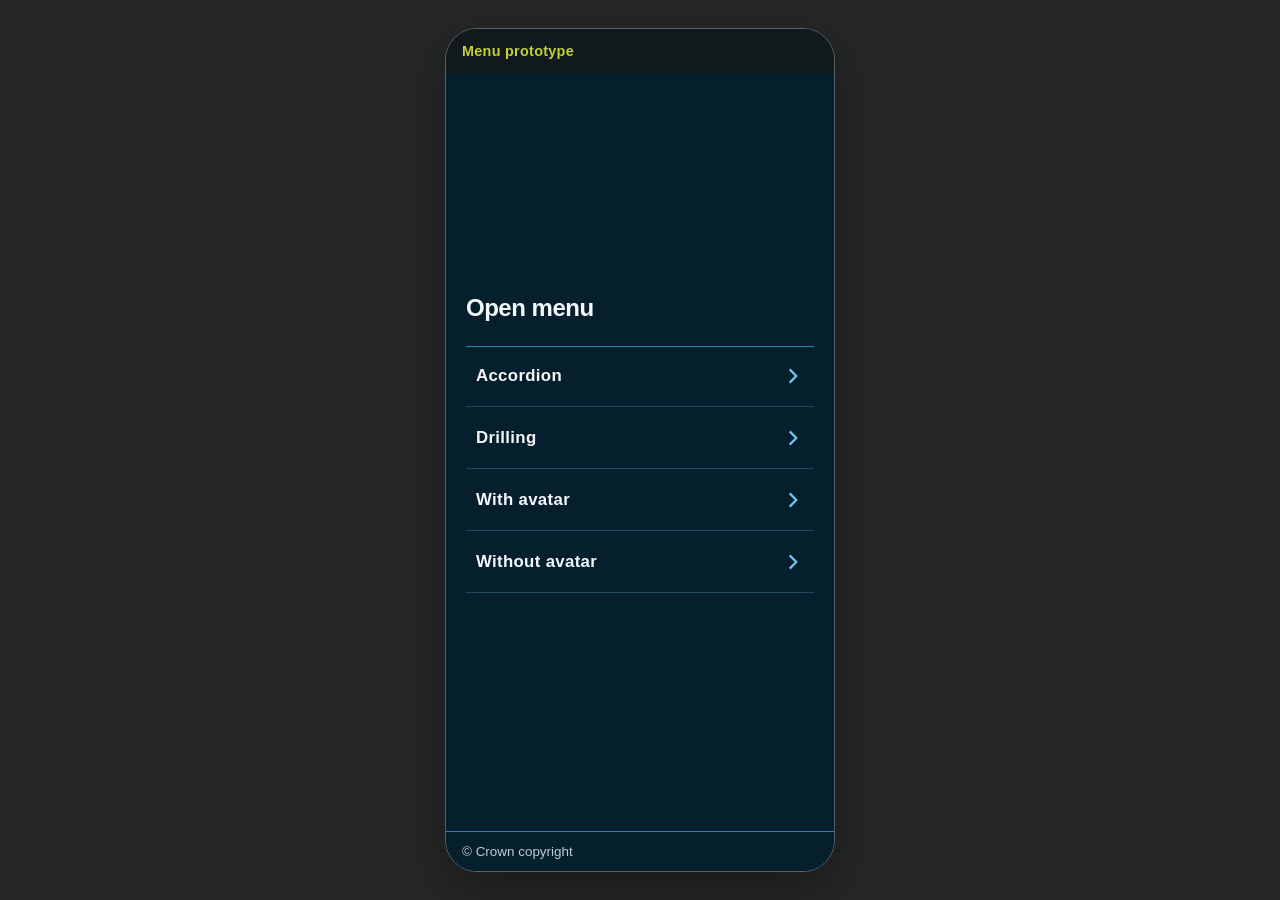
<file: nav-prototype/index.html>
<!doctype html>
<html lang="en">
  <head>
    <meta charset="UTF-8" />
    <meta name="viewport" content="width=device-width, initial-scale=1" />
    <meta name="theme-color" content="#061f2d" />
    <title>MAVIS navigation prototype</title>
    <link rel="stylesheet" href="styles.css" />
  </head>
  <body>
    <main class="prototype prototype--standalone">
      <section class="phone-stage launcher-stage" aria-labelledby="launcher-title">
        <header class="menu-header launcher-header"><strong>Menu prototype</strong></header>
        <div class="launcher-content">
          <h1 id="launcher-title">Open menu</h1>
          <nav class="launcher-options" aria-label="Choose a navigation journey">
            <a href="accordion.html">
              <span>Accordion</span>
              <svg aria-hidden="true" viewBox="0 0 20 20"><path d="m7 4 6 6-6 6" /></svg>
            </a>
            <a href="screen.html">
              <span>Drilling</span>
              <svg aria-hidden="true" viewBox="0 0 20 20"><path d="m7 4 6 6-6 6" /></svg>
            </a>
            <a href="with-avatar.html">
              <span>With avatar</span>
              <svg aria-hidden="true" viewBox="0 0 20 20"><path d="m7 4 6 6-6 6" /></svg>
            </a>
            <a href="without-avatar.html">
              <span>Without avatar</span>
              <svg aria-hidden="true" viewBox="0 0 20 20"><path d="m7 4 6 6-6 6" /></svg>
            </a>
          </nav>
        </div>
        <footer class="menu-footer">© Crown copyright</footer>
      </section>
    </main>
  </body>
</html>
</file>
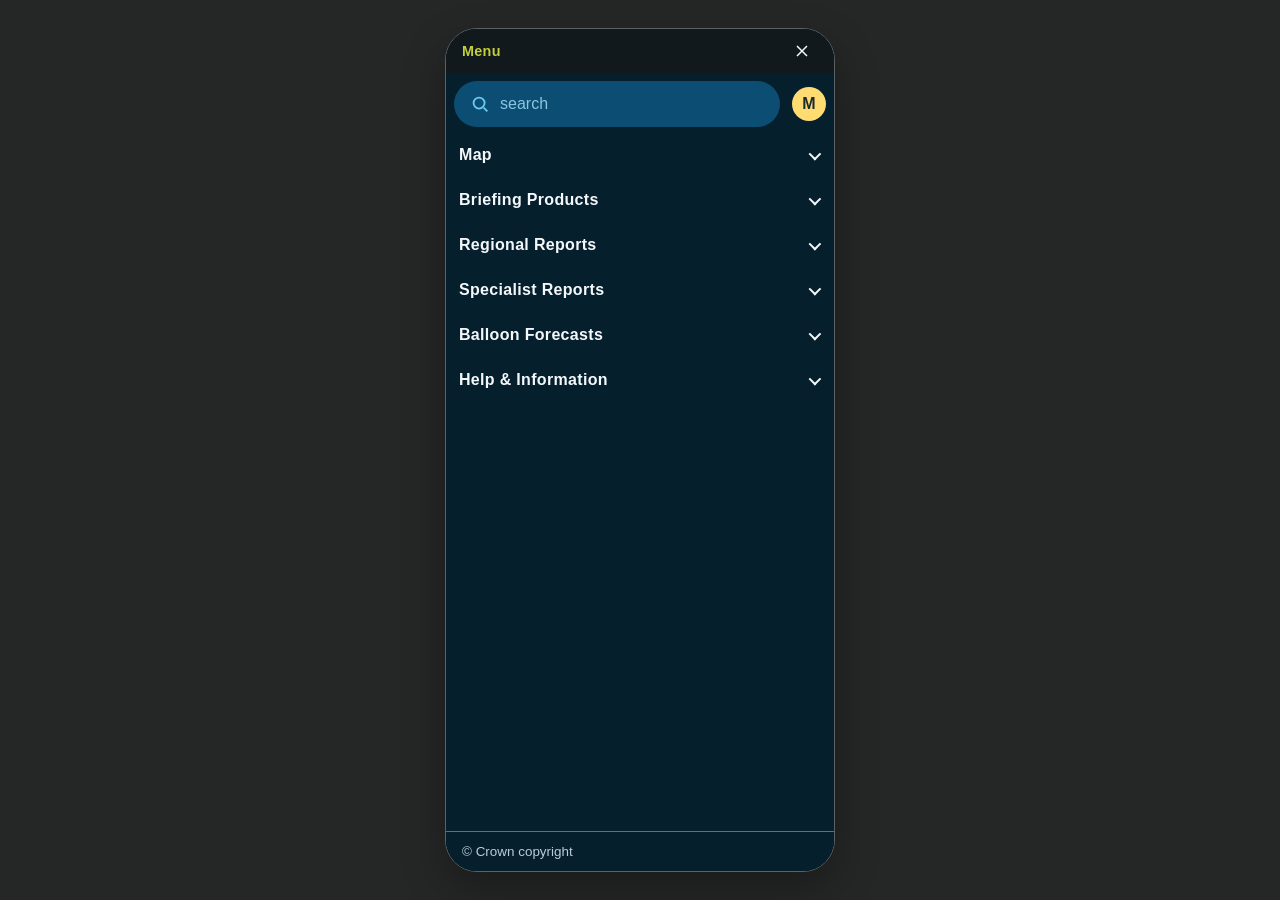
<file: nav-prototype/accordion.html>
<!doctype html>
<html lang="en">
  <head>
    <meta charset="UTF-8" />
    <meta name="viewport" content="width=device-width, initial-scale=1" />
    <meta name="theme-color" content="#061f2d" />
    <title>MAVIS accordion navigation prototype</title>
    <link rel="stylesheet" href="styles.css" />
  </head>
  <body>
    <main class="prototype prototype--standalone">
      <section class="phone-stage" aria-label="Accordion mobile navigation prototype">
        <div class="menu-overlay" id="menu-overlay">
          <header class="menu-header">
            <strong>Menu</strong>
            <button class="icon-button" id="close-menu" type="button" aria-label="Close menu">
              <svg aria-hidden="true" viewBox="0 0 24 24"><path d="m6 6 12 12M18 6 6 18" /></svg>
            </button>
          </header>
          <div class="menu-body">
            <div class="search-row">
              <label class="search-field">
                <span class="sr-only">Search navigation</span>
                <svg aria-hidden="true" viewBox="0 0 24 24"><circle cx="11" cy="11" r="6" /><path d="m16 16 4 4" /></svg>
                <input id="nav-search" type="search" placeholder="search" autocomplete="off" />
              </label>
              <button class="profile-button" type="button" aria-label="Open account menu">M</button>
            </div>
            <p class="search-summary" id="search-summary" role="status" aria-live="polite"></p>
            <nav id="navigation" aria-label="Primary navigation"></nav>
          </div>
          <footer class="menu-footer">© Crown copyright</footer>
        </div>
      </section>
    </main>
    <script src="nav-data.js"></script>
    <script src="app.js"></script>
  </body>
</html>
</file>
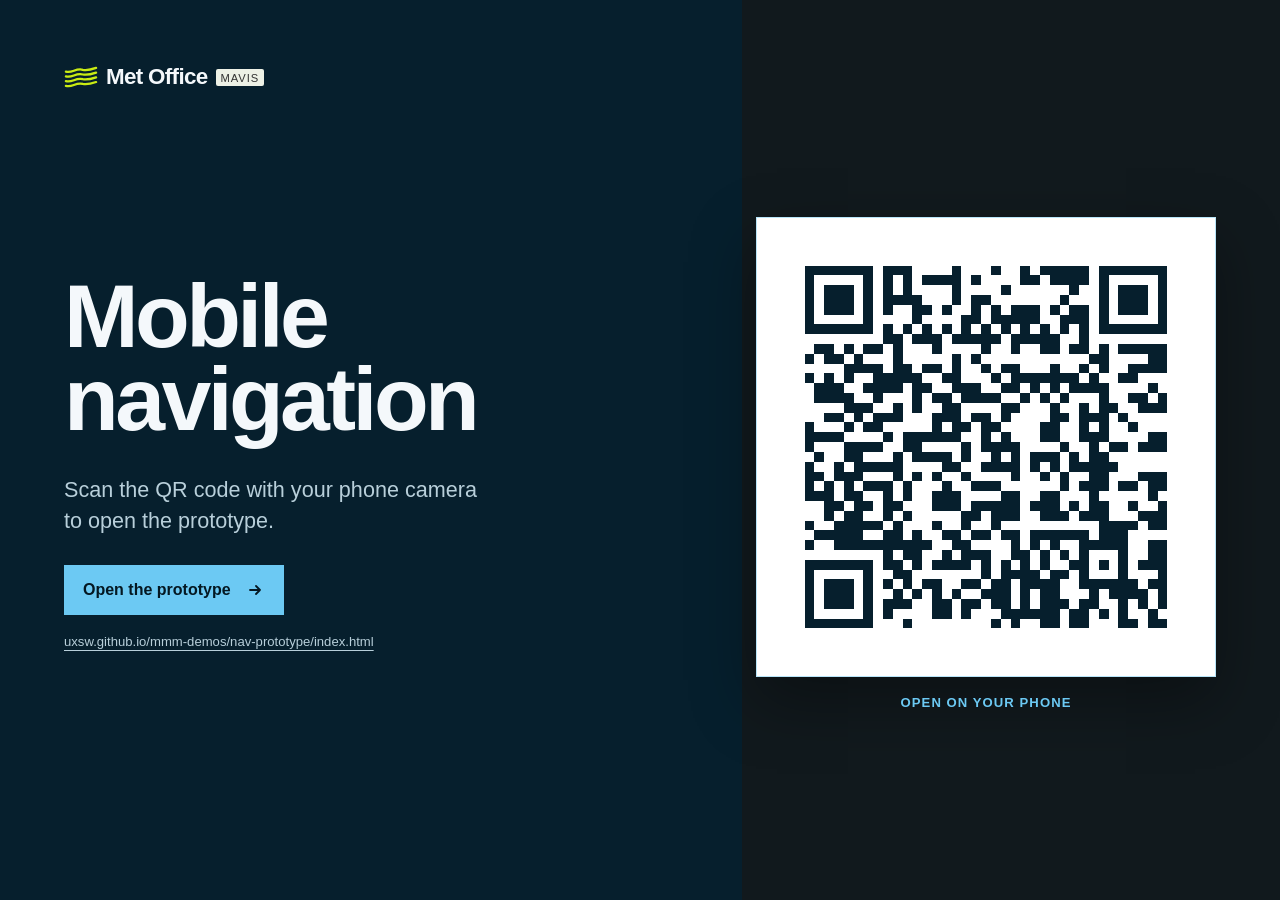
<file: nav-prototype/cover.html>
<!doctype html>
<html lang="en">
  <head>
    <meta charset="utf-8">
    <meta name="viewport" content="width=device-width, initial-scale=1">
    <meta name="description" content="Open the MAVIS mobile navigation prototype on your phone.">
    <title>MAVIS mobile navigation prototype</title>
    <link rel="stylesheet" href="cover.css">
  </head>
  <body>
    <main class="cover">
      <header class="brand" aria-label="Met Office MAVIS">
        <svg class="brand-mark" viewBox="0 0 36 24" aria-hidden="true">
          <path d="M2 6c7 2 10-4 18-2 5 1 8 0 14-2M2 11c7 2 10-4 18-2 5 1 8 0 14-2M2 16c7 2 10-4 18-2 5 1 8 0 14-2M2 21c7 2 10-4 18-2 5 1 8 0 14-2"/>
        </svg>
        <span class="brand-name">Met Office</span>
        <span class="product-name">MAVIS</span>
      </header>

      <section class="intro" aria-labelledby="cover-title">
        <h1 id="cover-title">Mobile navigation</h1>
        <p class="instruction">Scan the QR code with your phone camera to open the prototype.</p>
        <a class="prototype-link" href="https://uxsw.github.io/mmm-demos/nav-prototype/index.html">
          Open the prototype
          <svg viewBox="0 0 20 20" aria-hidden="true"><path d="M5 10h10M11 6l4 4-4 4"/></svg>
        </a>
        <a class="destination" href="https://uxsw.github.io/mmm-demos/nav-prototype/index.html">uxsw.github.io/mmm-demos/nav-prototype/index.html</a>
      </section>

      <section class="qr-region" aria-label="Prototype QR code">
        <div class="qr-frame">
          <img src="prototype-qr.svg" width="420" height="420" alt="QR code linking to the MAVIS mobile navigation prototype">
        </div>
        <p>Open on your phone</p>
      </section>
    </main>
  </body>
</html>
</file>
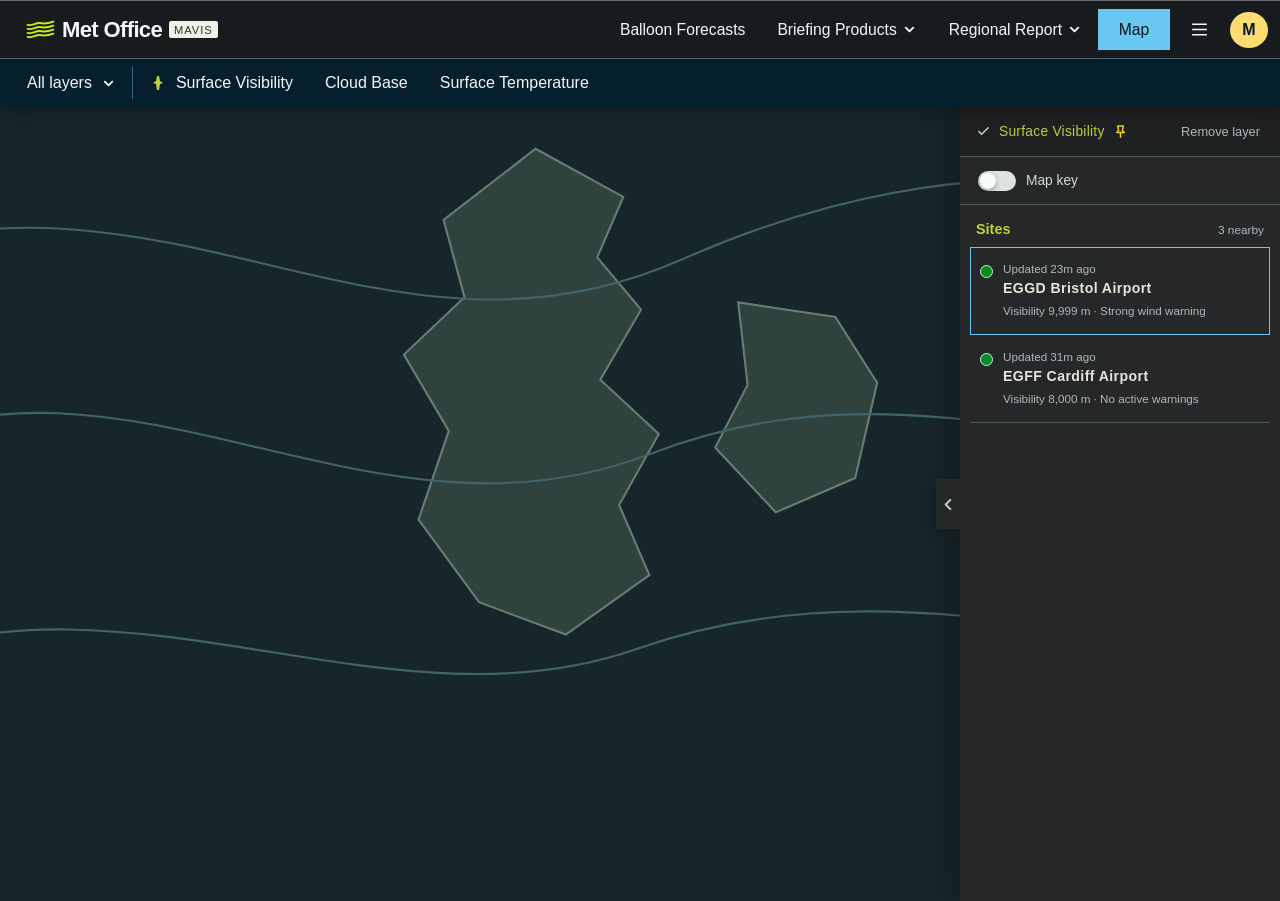
<file: nav-prototype/desktop.html>
<!doctype html>
<html lang="en">
  <head>
    <meta charset="utf-8">
    <meta name="viewport" content="width=device-width, initial-scale=1">
    <title>MAVIS desktop navigation prototype</title>
    <link rel="stylesheet" href="desktop.css">
  </head>
  <body>
    <a class="skip-link" href="#workspace">Skip navigation</a>

    <header class="site-header" data-navigation>
      <div class="primary-bar">
        <a class="brand" href="#workspace" aria-label="Met Office MAVIS home">
          <svg class="brand-mark" viewBox="0 0 36 24" aria-hidden="true">
            <path d="M2 6c7 2 10-4 18-2 5 1 8 0 14-2M2 11c7 2 10-4 18-2 5 1 8 0 14-2M2 16c7 2 10-4 18-2 5 1 8 0 14-2M2 21c7 2 10-4 18-2 5 1 8 0 14-2"/>
          </svg>
          <span class="brand-name">Met Office</span>
          <span class="product-name">MAVIS</span>
        </a>

        <p class="visually-hidden" id="nav-instructions">Use Left and Right Arrow to move between dropdowns. Use Down Arrow, Enter, or Space to open a dropdown and move to its first link. Press Escape to close it.</p>
        <nav class="primary-nav" aria-label="Primary navigation" aria-describedby="nav-instructions">
          <span class="nav-highlight" aria-hidden="true"></span>
          <a class="primary-link" href="#balloon">Balloon Forecasts</a>
          <button class="primary-trigger" type="button" data-menu-trigger="briefing" aria-expanded="false" aria-controls="briefing-panel">
            Briefing Products
            <svg viewBox="0 0 16 16" aria-hidden="true"><path d="m4 6 4 4 4-4"/></svg>
          </button>
          <button class="primary-trigger" type="button" data-menu-trigger="regional" aria-expanded="false" aria-controls="regional-panel">
            Regional Report
            <svg viewBox="0 0 16 16" aria-hidden="true"><path d="m4 6 4 4 4-4"/></svg>
          </button>
          <button class="primary-trigger is-current" type="button" data-menu-trigger="map" aria-expanded="true" aria-controls="map-tools" aria-current="page">
            Map
          </button>
          <button class="utility-button" type="button" aria-label="Open utility menu">
            <svg viewBox="0 0 20 20" aria-hidden="true"><path d="M3 5h14M3 10h14M3 15h14"/></svg>
          </button>
          <button class="profile-button" type="button" aria-label="Open profile">M</button>
        </nav>
      </div>

      <div class="map-tools" id="map-tools">
        <button class="layers-trigger" type="button" data-menu-trigger="layers" aria-expanded="false" aria-controls="layers-panel">
          All layers
          <svg viewBox="0 0 16 16" aria-hidden="true"><path d="m4 6 4 4 4-4"/></svg>
        </button>
        <a class="quick-layer" href="#surface-visibility">
          <svg viewBox="0 0 18 18" aria-hidden="true"><path d="M8 2h2l1 5 3 2-3 1-1 6H8l-1-6-3-1 3-2z"/></svg>
          Surface Visibility
        </a>
        <a class="quick-layer" href="#cloud-base">Cloud Base</a>
        <a class="quick-layer" href="#surface-temperature">Surface Temperature</a>
      </div>

      <div class="mega-panel compact-panel" id="briefing-panel" data-menu-panel="briefing" hidden>
        <div class="link-columns link-columns--two">
          <div><a href="#surface-pressure">Surface Pressure</a><a href="#f215">F215 UK Low-Level Significant Weather</a><a href="#f415">F415 European Low-Level Significant Weather</a></div>
          <div><a href="#f214">F214 UK Spot Winds</a><a href="#f414">F414 European Spot Winds</a></div>
        </div>
      </div>

      <div class="mega-panel compact-panel" id="regional-panel" data-menu-panel="regional" hidden>
        <div class="link-columns link-columns--two">
          <div><a href="#gamets">GAMETS</a><a href="#london-cta">London CTA Helicopter Forecast</a></div>
          <div><a href="#regional-pressure">RegionalPressure</a><a href="#sigmets">SIGMETS</a></div>
        </div>
      </div>

      <div class="mega-panel layers-panel" id="layers-panel" data-menu-panel="layers" hidden>
        <div class="coordinate-control">
          <button class="switch" type="button" role="switch" aria-checked="false" aria-label="Toggle latitude and longitude grid"><span></span></button>
          <span>Lat/Long</span>
        </div>
        <div class="layer-columns" data-layer-columns></div>
      </div>
    </header>

    <main class="workspace" id="workspace" tabindex="-1">
      <svg class="weather-map" viewBox="0 0 1440 760" preserveAspectRatio="xMidYMid slice" aria-hidden="true">
        <path class="land" d="M620 40 704 86l-25 58 42 50-39 67 56 52-38 68 29 67-80 57-83-31-58-79 29-85-43-73 58-55-20-74zM814 187l93 14 40 63-21 91-76 33-58-62 31-60z"/>
        <path class="coast" d="M620 40 704 86l-25 58 42 50-39 67 56 52-38 68 29 67-80 57-83-31-58-79 29-85-43-73 58-55-20-74zM814 187l93 14 40 63-21 91-76 33-58-62 31-60z"/>
        <path class="isobar" d="M-40 144C274 38 474 272 760 146s512-81 752 21M-30 335c252-134 486 103 760-3 264-102 442 41 758-27M-20 536c243-107 496 67 736-17 300-105 532 63 786-45"/>
      </svg>
      <p class="workspace-label">Desktop navigation interaction prototype</p>

      <aside class="information-drawer" id="information-drawer" aria-labelledby="drawer-title">
        <button
          class="drawer-toggle"
          type="button"
          data-drawer-toggle
          aria-controls="information-drawer"
          aria-expanded="false"
          aria-label="Expand side panel"
        >
          <span class="drawer-tooltip" role="tooltip">Expand side panel</span>
          <svg viewBox="0 0 16 16" aria-hidden="true">
            <path d="m10 3-5 5 5 5"/>
          </svg>
        </button>

        <div class="drawer-heading">
          <div class="drawer-layer">
            <svg class="drawer-check" viewBox="0 0 16 16" aria-hidden="true">
              <path d="m3 8 3 3 7-7"/>
            </svg>
            <h1 id="drawer-title">Surface Visibility</h1>
            <svg class="drawer-pin" viewBox="0 0 16 16" aria-hidden="true">
              <path d="M5 2h6l-1 5 2 2H4l2-2zM8 9v5"/>
            </svg>
          </div>
          <button class="drawer-remove" type="button">Remove layer</button>
        </div>

        <div class="drawer-body">
          <div class="drawer-control">
            <span class="drawer-switch" aria-hidden="true"><span></span></span>
            <span>Map key</span>
          </div>

          <section class="drawer-section" aria-labelledby="sites-title">
            <div class="drawer-section-heading">
              <h2 id="sites-title">Sites</h2>
              <span>3 nearby</span>
            </div>
            <article class="site-summary site-summary--selected">
              <span class="status-dot" aria-hidden="true"></span>
              <div>
                <p>Updated 23m ago</p>
                <h3>EGGD Bristol Airport</h3>
                <p>Visibility 9,999 m · Strong wind warning</p>
              </div>
            </article>
            <article class="site-summary">
              <span class="status-dot" aria-hidden="true"></span>
              <div>
                <p>Updated 31m ago</p>
                <h3>EGFF Cardiff Airport</h3>
                <p>Visibility 8,000 m · No active warnings</p>
              </div>
            </article>
          </section>
        </div>
      </aside>
    </main>

    <script src="nav-data.js"></script>
    <script src="desktop.js"></script>
  </body>
</html>
</file>
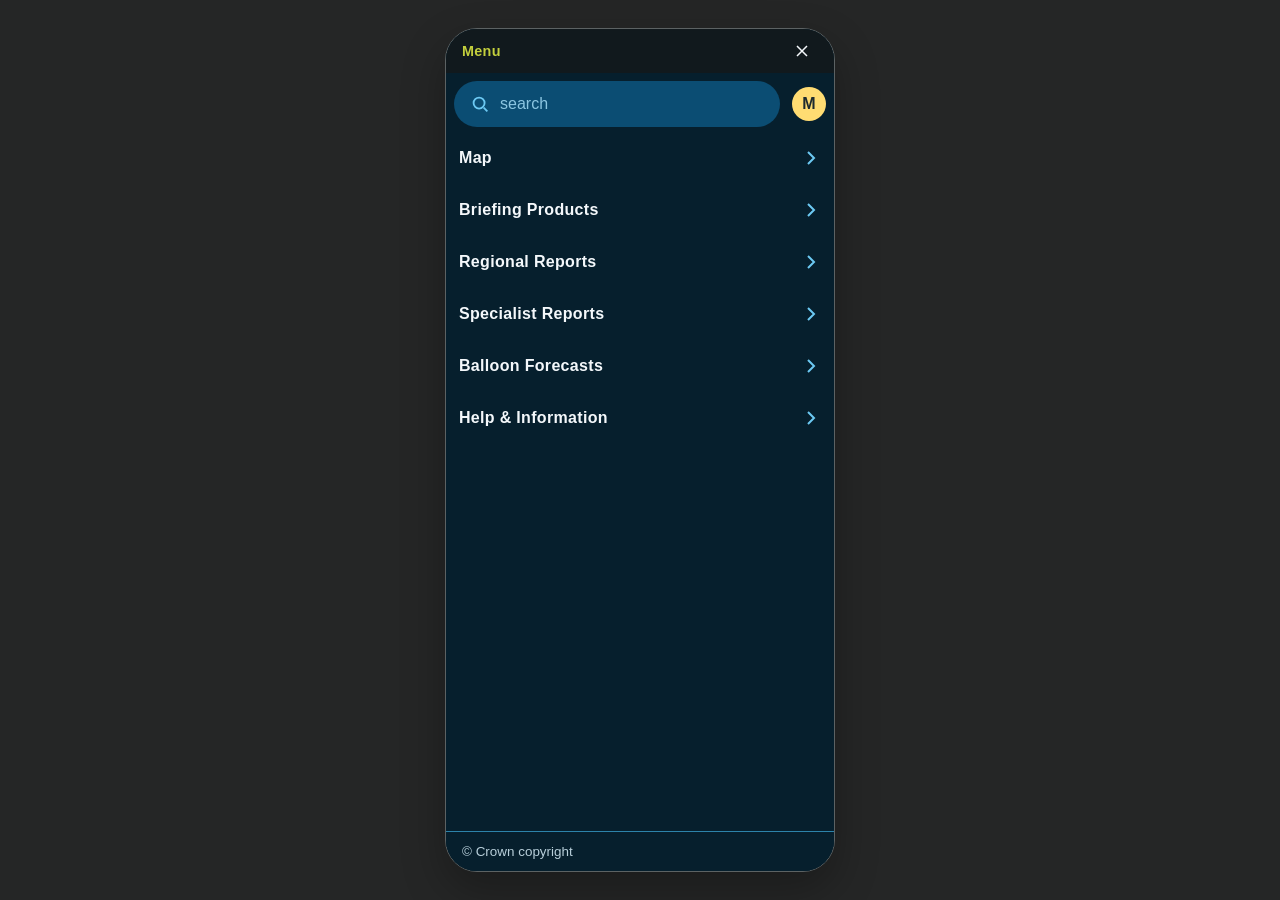
<file: nav-prototype/screen.html>
<!doctype html>
<html lang="en">
  <head>
    <meta charset="UTF-8" />
    <meta name="viewport" content="width=device-width, initial-scale=1" />
    <meta name="theme-color" content="#061f2d" />
    <title>MAVIS drill-in navigation prototype</title>
    <link rel="stylesheet" href="styles.css" />
  </head>
  <body>
    <main class="prototype prototype--standalone">
      <section class="phone-stage" aria-label="Drill-in mobile navigation prototype">
        <div class="menu-overlay" id="menu-overlay">
          <header class="menu-header">
            <strong>Menu</strong>
            <button class="icon-button" id="close-menu" type="button" aria-label="Close menu">
              <svg aria-hidden="true" viewBox="0 0 24 24"><path d="m6 6 12 12M18 6 6 18" /></svg>
            </button>
          </header>
          <div class="menu-body screen-menu-body" id="screen-container"></div>
          <footer class="menu-footer">© Crown copyright</footer>
        </div>
      </section>

    </main>
    <script src="nav-data.js"></script>
    <script src="screen.js"></script>
  </body>
</html>
</file>
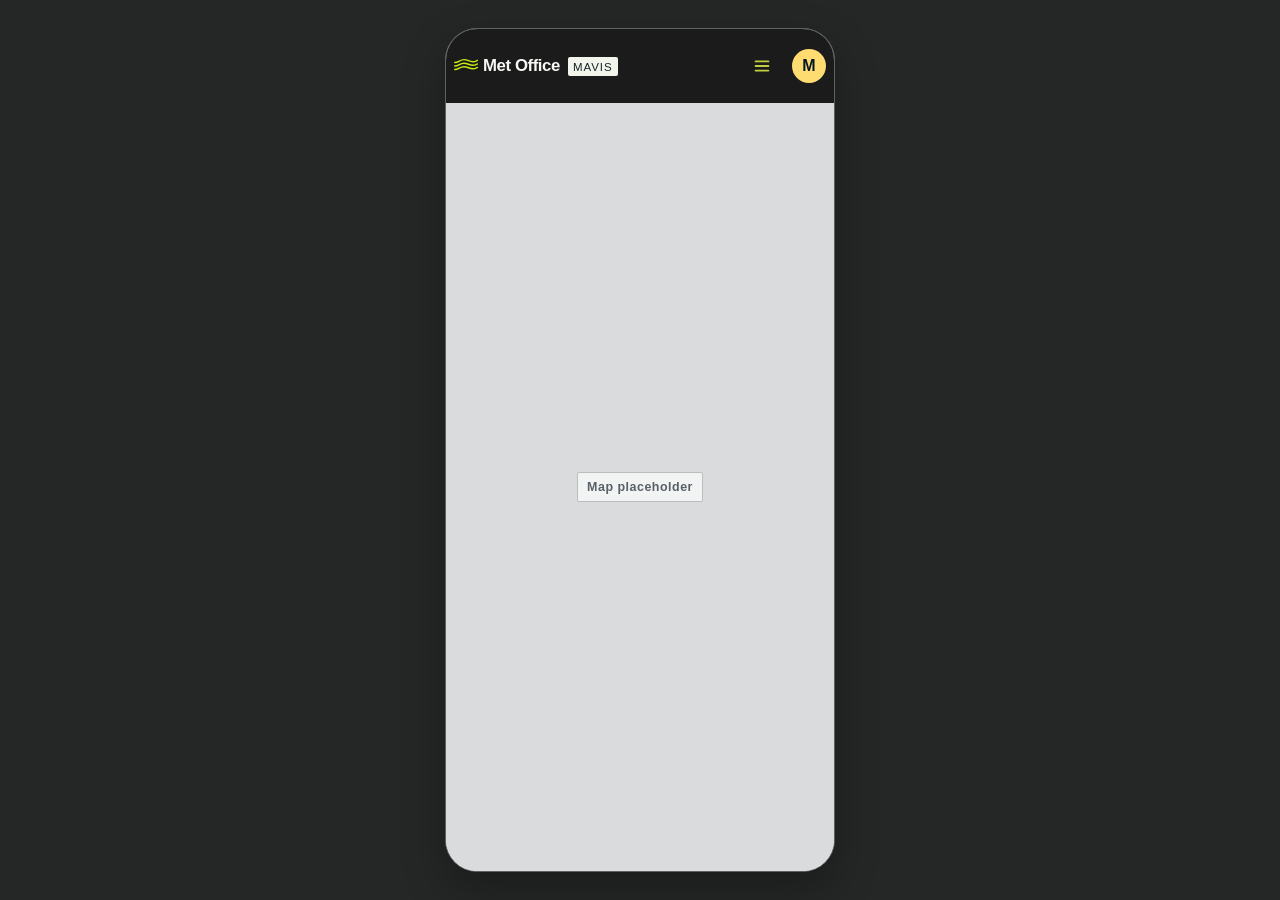
<file: nav-prototype/with-avatar.html>
<!doctype html>
<html lang="en">
  <head>
    <meta charset="UTF-8" />
    <meta name="viewport" content="width=device-width, initial-scale=1" />
    <meta name="theme-color" content="#1b1b1b" />
    <title>MAVIS navigation — with avatar</title>
    <link rel="stylesheet" href="styles.css" />
    <link rel="stylesheet" href="nav-test.css" />
  </head>
  <body data-avatar-placement="header">
    <main class="prototype prototype--standalone">
      <section class="phone-stage nav-test-stage" aria-label="Navigation test with avatar in the header">
        <header class="app-bar">
          <div class="brand-lockup" aria-label="Met Office MAVIS">
            <svg class="brand-mark" aria-hidden="true" viewBox="0 0 34 22">
              <path d="M1 6c6 0 7-4 13-4s7 3 13 3c3 0 4-1 6-2M1 11c6 0 7-4 13-4s7 3 13 3c3 0 4-1 6-2M1 16c6 0 7-4 13-4s7 3 13 3c3 0 4-1 6-2" />
            </svg>
            <strong>Met Office</strong>
            <span>MAVIS</span>
          </div>
          <div class="app-bar__actions">
            <button class="app-bar__button" id="open-navigation" type="button" aria-label="Open navigation" aria-expanded="false" aria-controls="navigation-drawer">
              <svg aria-hidden="true" viewBox="0 0 24 24"><path d="M5 7h14M5 12h14M5 17h14" /></svg>
            </button>
            <button class="header-avatar" id="open-avatar-menu" type="button" aria-label="Open avatar menu" aria-expanded="false" aria-controls="avatar-popover">M</button>
          </div>
        </header>

        <div class="map-placeholder" role="img" aria-label="Placeholder for the weather map">
          <span>Map placeholder</span>
        </div>

        <section class="avatar-popover" id="avatar-popover" aria-label="Avatar menu" hidden>
          <p>Avatar menu launched</p>
          <button id="close-avatar-menu" type="button">Close</button>
        </section>

        <div class="navigation-drawer" id="navigation-drawer" role="dialog" aria-modal="true" aria-labelledby="navigation-title" aria-hidden="true">
          <header class="menu-header">
            <strong id="navigation-title">Menu</strong>
            <button class="icon-button" id="close-navigation" type="button" aria-label="Close navigation">
              <svg aria-hidden="true" viewBox="0 0 24 24"><path d="m6 6 12 12M18 6 6 18" /></svg>
            </button>
          </header>
          <div class="menu-body">
            <nav id="test-navigation" aria-label="Primary navigation"></nav>
          </div>
          <footer class="menu-footer">© Crown copyright</footer>
        </div>
      </section>
    </main>
    <script src="nav-data.js"></script>
    <script src="nav-test.js"></script>
  </body>
</html>
</file>
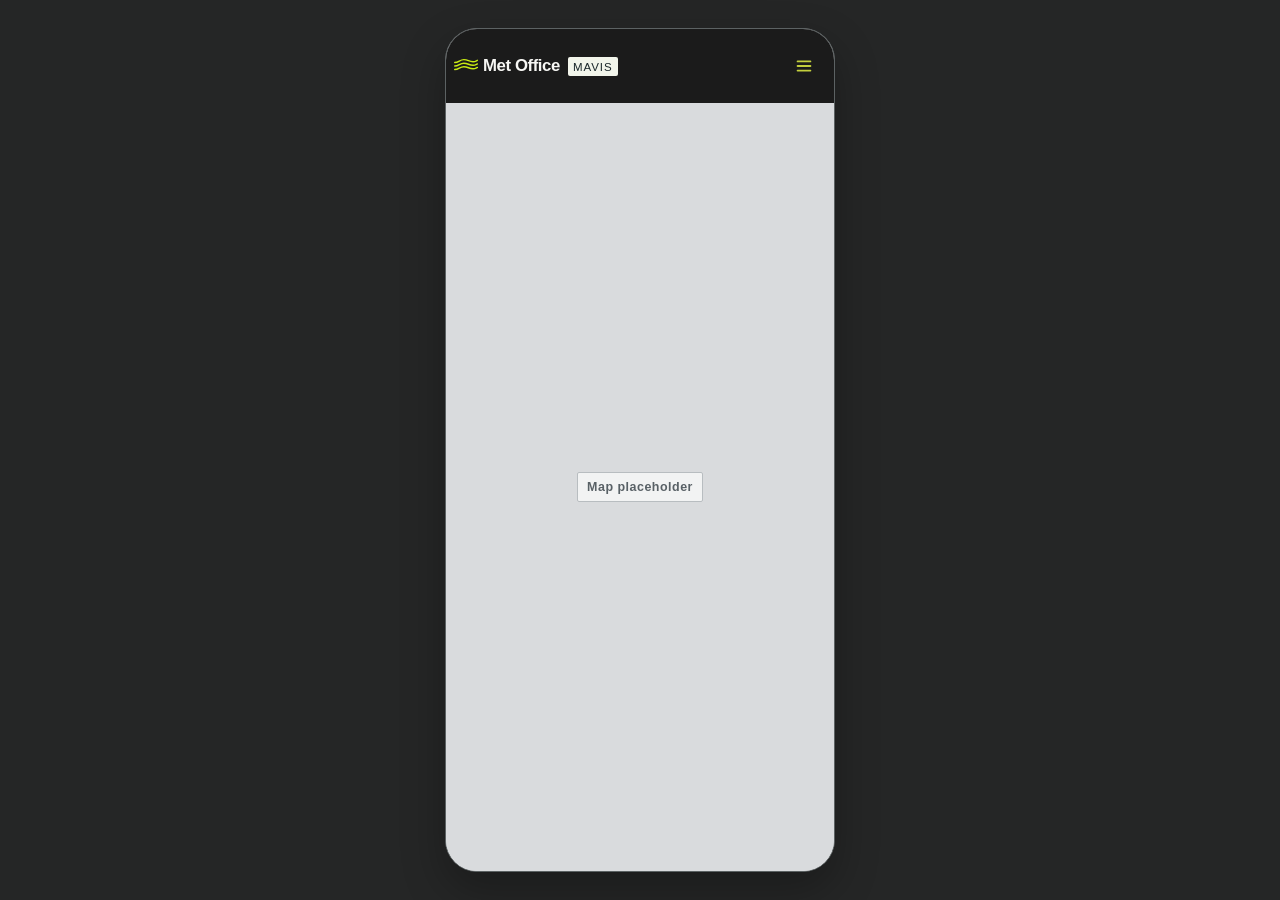
<file: nav-prototype/without-avatar.html>
<!doctype html>
<html lang="en">
  <head>
    <meta charset="UTF-8" />
    <meta name="viewport" content="width=device-width, initial-scale=1" />
    <meta name="theme-color" content="#1b1b1b" />
    <title>MAVIS navigation — without avatar</title>
    <link rel="stylesheet" href="styles.css" />
    <link rel="stylesheet" href="nav-test.css" />
  </head>
  <body data-avatar-placement="navigation">
    <main class="prototype prototype--standalone">
      <section class="phone-stage nav-test-stage" aria-label="Navigation test without avatar in the header">
        <header class="app-bar">
          <div class="brand-lockup" aria-label="Met Office MAVIS">
            <svg class="brand-mark" aria-hidden="true" viewBox="0 0 34 22">
              <path d="M1 6c6 0 7-4 13-4s7 3 13 3c3 0 4-1 6-2M1 11c6 0 7-4 13-4s7 3 13 3c3 0 4-1 6-2M1 16c6 0 7-4 13-4s7 3 13 3c3 0 4-1 6-2" />
            </svg>
            <strong>Met Office</strong>
            <span>MAVIS</span>
          </div>
          <div class="app-bar__actions">
            <button class="app-bar__button" id="open-navigation" type="button" aria-label="Open navigation" aria-expanded="false" aria-controls="navigation-drawer">
              <svg aria-hidden="true" viewBox="0 0 24 24"><path d="M5 7h14M5 12h14M5 17h14" /></svg>
            </button>
          </div>
        </header>

        <div class="map-placeholder" role="img" aria-label="Placeholder for the weather map">
          <span>Map placeholder</span>
        </div>

        <div class="navigation-drawer" id="navigation-drawer" role="dialog" aria-modal="true" aria-labelledby="navigation-title" aria-hidden="true">
          <header class="menu-header">
            <strong id="navigation-title">Menu</strong>
            <button class="icon-button" id="close-navigation" type="button" aria-label="Close navigation">
              <svg aria-hidden="true" viewBox="0 0 24 24"><path d="m6 6 12 12M18 6 6 18" /></svg>
            </button>
          </header>
          <div class="menu-body">
            <div class="menu-account">
              <span class="header-avatar" aria-hidden="true">M</span>
              <span>Account</span>
            </div>
            <nav id="test-navigation" aria-label="Primary navigation"></nav>
          </div>
          <footer class="menu-footer">© Crown copyright</footer>
        </div>
      </section>
    </main>
    <script src="nav-data.js"></script>
    <script src="nav-test.js"></script>
  </body>
</html>
</file>
<file: nav-prototype/styles.css>
:root {
  color-scheme: dark;
  --ink: #061f2d;
  --ink-deep: #041822;
  --ink-raised: #0b4d73;
  --ink-active: #126695;
  --line: #2c83aa;
  --line-soft: rgba(108, 191, 229, 0.28);
  --text: #f4f8fb;
  --text-muted: #b8cfda;
  --cyan: #6cc9f3;
  --lime: #c3cf3d;
  --yellow: #ffdc72;
  --focus: #ffdb4d;
  --header-height: 44px;
  font-family: "Trebuchet MS", "Segoe UI", sans-serif;
  background: #252626;
}

* { box-sizing: border-box; }

html, body { min-height: 100%; }

body { margin: 0; color: var(--text); background: #252626; }

button, input { font: inherit; }

button { color: inherit; }

button, summary, a, label { -webkit-tap-highlight-color: transparent; }

::selection { color: var(--ink-deep); background: var(--yellow); }

:focus-visible { outline: 2px solid var(--focus); outline-offset: 2px; }

.sr-only {
  position: absolute;
  width: 1px;
  height: 1px;
  padding: 0;
  margin: -1px;
  overflow: hidden;
  clip: rect(0, 0, 0, 0);
  white-space: nowrap;
  border: 0;
}

.prototype {
  width: min(1120px, 100%);
  min-height: 100dvh;
  margin: 0 auto;
  padding: 28px;
  display: grid;
  grid-template-columns: 390px minmax(300px, 1fr);
  grid-template-rows: auto minmax(0, 844px);
  gap: 18px 64px;
  align-content: center;
}

.test-controls {
  grid-column: 1 / -1;
  display: flex;
  align-items: center;
  justify-content: space-between;
  gap: 24px;
  min-height: 54px;
  padding: 8px 10px 8px 16px;
  color: #e9f4f8;
  background: #11191d;
  border: 1px solid #495155;
  border-radius: 14px;
}

.test-controls__title,
.test-controls__status { margin: 0; }

.test-controls__title { font-size: 0.86rem; font-weight: 700; letter-spacing: 0.02em; }
.test-controls__status { margin-top: 2px; color: #9cb1ba; font-size: 0.75rem; }

.method-switch {
  display: flex;
  flex: 0 0 auto;
  gap: 3px;
  margin: 0;
  padding: 3px;
  border: 0;
  border-radius: 10px;
  background: #253137;
}

.method-switch label { cursor: pointer; }
.method-switch input { position: absolute; opacity: 0; pointer-events: none; }
.method-switch label span,
.method-switch__link {
  display: block;
  min-width: 74px;
  padding: 8px 12px;
  border-radius: 7px;
  color: #bdcbd1;
  font-size: 0.76rem;
  font-weight: 700;
  text-align: center;
  text-decoration: none;
}
.method-switch input:checked + span { color: #081d27; background: var(--yellow); }
.method-switch input:focus-visible + span { outline: 2px solid white; outline-offset: 2px; }
.method-switch__link:hover { color: var(--text); background: #33434a; }
.method-switch__link.is-active { color: #081d27; background: var(--yellow); }

.phone-stage {
  position: relative;
  min-height: 620px;
  overflow: hidden;
  background: var(--ink);
  border: 1px solid #5c6263;
  border-radius: 32px;
  box-shadow: 0 18px 44px rgba(0, 0, 0, 0.28);
}

.prototype--standalone {
  width: 100%;
  padding: 0;
  display: flex;
  align-items: center;
  justify-content: center;
}

.prototype--standalone .phone-stage {
  width: min(390px, 100vw);
  height: min(844px, 100dvh);
}

.launcher-stage {
  display: grid;
  grid-template-rows: var(--header-height) minmax(0, 1fr) 40px;
}

.launcher-header { justify-content: flex-start; }
.launcher-content { align-self: center; width: 100%; padding: 28px 20px 44px; }
.launcher-content h1 { margin: 0 0 24px; font-size: 1.5rem; line-height: 1.1; letter-spacing: -0.02em; }
.launcher-options { display: grid; gap: 2px; border-top: 1px solid var(--line); }
.launcher-options a {
  display: flex;
  min-height: 60px;
  align-items: center;
  justify-content: space-between;
  gap: 20px;
  padding: 8px 10px;
  color: var(--text);
  font-size: 1.05rem;
  font-weight: 800;
  letter-spacing: 0.02em;
  text-decoration: none;
  border-bottom: 1px solid var(--line-soft);
}
.launcher-options a:hover { background: rgba(18, 102, 149, 0.24); }
.launcher-options svg { width: 22px; flex: 0 0 22px; fill: none; stroke: var(--cyan); stroke-width: 2; }

.menu-overlay {
  position: absolute;
  inset: 0;
  display: grid;
  grid-template-rows: var(--header-height) minmax(0, 1fr) 40px;
  min-width: 0;
  overflow: hidden;
  background: var(--ink);
  transition: transform 220ms cubic-bezier(.2,.8,.2,1), opacity 160ms ease-out;
}

.menu-overlay.is-closed { transform: translateY(-16px); opacity: 0; pointer-events: none; }

.menu-header {
  display: flex;
  align-items: center;
  justify-content: space-between;
  padding: 0 12px 0 16px;
  background: #11191d;
}

.menu-header strong { color: var(--lime); font-size: 0.9rem; letter-spacing: 0.02em; }

.icon-button {
  display: grid;
  width: 40px;
  height: 40px;
  padding: 0;
  place-items: center;
  border: 0;
  background: transparent;
  cursor: pointer;
}

.icon-button svg { width: 20px; fill: none; stroke: currentColor; stroke-width: 1.8; }

.menu-body { min-height: 0; padding: 8px 8px 24px; overflow-y: auto; overscroll-behavior: contain; scrollbar-color: var(--line) var(--ink); scrollbar-width: thin; }
.menu-body::-webkit-scrollbar { width: 8px; }
.menu-body::-webkit-scrollbar-track { background: var(--ink); }
.menu-body::-webkit-scrollbar-thumb { background: var(--line); border: 2px solid var(--ink); border-radius: 8px; }

.search-row { display: flex; align-items: center; gap: 12px; margin-bottom: 5px; }
.search-field {
  display: grid;
  flex: 1;
  min-width: 0;
  height: 46px;
  grid-template-columns: 44px minmax(0, 1fr);
  align-items: center;
  border-radius: 24px;
  background: var(--ink-raised);
}
.search-field:focus-within { outline: 2px solid var(--cyan); outline-offset: 2px; }
.search-field svg { width: 22px; margin-left: 15px; fill: none; stroke: var(--cyan); stroke-width: 2; }
.search-field input { min-width: 0; height: 100%; padding: 0 14px 0 2px; color: var(--text); background: transparent; border: 0; outline: 0; }
.search-field input { caret-color: var(--yellow); }
.search-field input::placeholder { color: #8cc6e2; opacity: 1; }
.search-field input::-webkit-search-cancel-button { filter: invert(1); }
.profile-button { width: 34px; height: 34px; padding: 0; color: #1d2a2f; font-weight: 800; background: var(--yellow); border: 0; border-radius: 50%; cursor: pointer; }

.search-summary { min-height: 0; margin: 0; color: var(--text-muted); font-size: 0.78rem; }
.search-summary:not(:empty) { padding: 8px 5px 4px; }

.nav-section { border-top: 1px solid transparent; }
.nav-section[open], .nav-section.is-open { border-color: var(--cyan); }
.nav-section:first-child { border-top-color: transparent; }

.nav-summary,
.nav-trigger {
  position: relative;
  display: flex;
  width: 100%;
  min-height: 44px;
  align-items: center;
  justify-content: space-between;
  gap: 12px;
  padding: 8px 5px;
  color: var(--text);
  font-size: 1rem;
  font-weight: 800;
  letter-spacing: 0.02em;
  text-align: left;
  background: transparent;
  border: 0;
  cursor: pointer;
  list-style: none;
}
.nav-summary::-webkit-details-marker { display: none; }
.nav-summary::after,
.nav-trigger::after {
  content: "";
  width: 7px;
  height: 7px;
  margin-right: 3px;
  border-right: 2px solid currentColor;
  border-bottom: 2px solid currentColor;
  transform: rotate(45deg) translateY(-2px);
  transition: transform 150ms ease-out;
}
.nav-section[open] > .nav-summary::after,
.nav-trigger[aria-expanded="true"]::after { transform: rotate(225deg) translate(-1px, -1px); }

.nav-panel { padding: 0 0 9px; }
.custom-panel[hidden] { display: none; }

.map-settings { display: grid; gap: 8px; padding: 0 0 10px; border-bottom: 1px solid var(--line-soft); }
.base-map-button { justify-self: start; padding: 6px 7px; color: var(--text); background: var(--ink-raised); border: 0; border-radius: 2px; cursor: pointer; }
.base-map-button[aria-pressed="true"] { outline: 2px solid var(--focus); outline-offset: 1px; }
.switch-row { display: flex; align-items: center; gap: 12px; color: var(--text-muted); font-size: 0.9rem; cursor: pointer; }
.switch-row input { position: absolute; opacity: 0; }
.switch-track { position: relative; width: 40px; height: 22px; background: #d9dde0; border-radius: 13px; transition: background 150ms ease-out; }
.switch-track::after { content: ""; position: absolute; top: -1px; left: -1px; width: 24px; height: 24px; background: white; border-radius: 50%; box-shadow: 0 2px 5px rgba(0,0,0,.3); transition: transform 150ms ease-out; }
.switch-row input:checked + .switch-track { background: var(--cyan); }
.switch-row input:checked + .switch-track::after { transform: translateX(18px); }
.switch-row input:focus-visible + .switch-track { outline: 2px solid var(--focus); outline-offset: 2px; }

.panel-heading { margin: 10px 0 8px; color: #9ccce3; font-size: 0.9rem; }
.item-group { padding: 0 0 5px; border-bottom: 1px solid var(--line-soft); }
.item-group:last-child { border-bottom: 0; }
.item-group h3 { margin: 8px 0 6px; color: var(--lime); font-size: 0.72rem; font-weight: 500; letter-spacing: 0.02em; text-transform: uppercase; }
.nav-items { display: flex; flex-wrap: wrap; gap: 7px; }
.nav-link {
  display: inline-flex;
  min-height: 38px;
  align-items: center;
  gap: 6px;
  padding: 7px 8px;
  color: #dcecf3;
  font-size: 0.88rem;
  line-height: 1.25;
  text-decoration: none;
  background: var(--ink-raised);
  border: 0;
  border-radius: 2px;
  cursor: pointer;
}
.nav-link:hover { background: var(--ink-active); }
.nav-link[aria-current="page"] { color: #fff; outline: 2px solid var(--yellow); outline-offset: 1px; }
.item-icon { display: inline-grid; flex: 0 0 20px; width: 20px; height: 20px; place-items: center; overflow: hidden; color: #092536; font-size: 0.66rem; font-weight: 800; background: var(--cyan); border-radius: 2px; }
.item-icon svg { width: 16px; fill: none; stroke: currentColor; stroke-width: 1.4; }
.item-icon.layer { background: linear-gradient(135deg, var(--icon-a, #55d65b), var(--icon-b, #0f7ac5)); }
.item-icon.layer::after { content: ""; width: 12px; height: 12px; border: 1px solid rgba(3,31,45,.55); transform: rotate(18deg); }

.simple-list { display: flex; flex-wrap: wrap; gap: 8px; }

.screen-menu-body { padding: 0; }
.screen-root { padding: 8px 8px 24px; }
.screen-root-list { display: grid; }
.screen-root-button {
  display: flex;
  width: 100%;
  min-height: 52px;
  align-items: center;
  justify-content: space-between;
  gap: 16px;
  padding: 8px 5px;
  color: var(--text);
  font-size: 1rem;
  font-weight: 800;
  letter-spacing: 0.02em;
  text-align: left;
  background: transparent;
  border: 0;
  border-bottom: 1px solid transparent;
  cursor: pointer;
}
.screen-root-button:hover { background: rgba(18, 102, 149, 0.24); border-bottom-color: var(--line-soft); }
.screen-root-button svg { width: 20px; flex: 0 0 20px; fill: none; stroke: var(--cyan); stroke-width: 2; }
.screen-view { min-height: 100%; animation: drill-in 180ms cubic-bezier(.2,.8,.2,1); }
.screen-view-header {
  position: sticky;
  top: 0;
  z-index: 4;
  display: grid;
  grid-template-columns: 92px minmax(0, 1fr) 92px;
  min-height: 56px;
  align-items: center;
  padding: 0 8px;
  background: var(--ink);
  border-bottom: 1px solid var(--cyan);
}
.screen-view-header h1 { grid-column: 2; margin: 0; font-size: 1rem; line-height: 1.2; text-align: center; letter-spacing: 0.01em; }
.screen-back-button {
  display: inline-flex;
  min-height: 44px;
  align-items: center;
  gap: 3px;
  padding: 0 6px 0 2px;
  color: var(--cyan);
  font-weight: 700;
  background: transparent;
  border: 0;
  cursor: pointer;
}
.screen-back-button svg { width: 22px; fill: none; stroke: currentColor; stroke-width: 2; }
.screen-content { padding: 8px 8px 28px; }
.screen-content .simple-list { align-content: start; }
.screen-comparison { margin-top: 40px; }

@keyframes drill-in {
  from { opacity: 0.7; transform: translateX(18px); }
  to { opacity: 1; transform: translateX(0); }
}

.no-results { padding: 30px 12px; color: var(--text-muted); text-align: center; }

.menu-footer { display: flex; align-items: center; padding: 0 16px; color: var(--text-muted); font-size: 0.84rem; border-top: 1px solid var(--line); background: var(--ink); }

.reopen-button { position: absolute; inset: 50% auto auto 50%; display: inline-flex; align-items: center; gap: 8px; padding: 11px 14px; color: #10232b; font-weight: 800; background: var(--yellow); border: 0; border-radius: 8px; transform: translate(-50%, -50%); cursor: pointer; }
.reopen-button svg { width: 20px; fill: none; stroke: currentColor; stroke-width: 2; }

.comparison { align-self: center; max-width: 560px; }
.comparison h1 { max-width: 11ch; margin: 0; font-size: clamp(2.3rem, 5vw, 4.6rem); line-height: 0.96; letter-spacing: -0.035em; }
.comparison__methods { display: grid; grid-template-columns: 1fr 1fr; gap: 34px; margin-top: 38px; }
.comparison__methods section { padding-top: 16px; border-top: 1px solid #6f7779; }
.comparison h2 { margin: 0 0 8px; color: var(--cyan); font-size: 1rem; }
.comparison p { color: #bdc7ca; line-height: 1.55; }
.comparison__hint { margin-top: 28px; font-size: 0.86rem; }

@media (max-width: 820px) {
  .prototype { display: block; min-height: 100dvh; padding: 0; }
  .test-controls { min-height: 58px; border: 0; border-bottom: 1px solid #495155; border-radius: 0; }
  .test-controls__status { display: none; }
  .phone-stage { height: calc(100dvh - 58px); min-height: 520px; border: 0; border-radius: 0; box-shadow: none; }
  .prototype--standalone .phone-stage { width: 100vw; height: 100dvh; min-height: 100dvh; }
  .comparison { display: none; }
}

@media (max-width: 380px) {
  .test-controls { padding-left: 10px; gap: 8px; }
  .method-switch label span, .method-switch__link { min-width: auto; padding-inline: 9px; }
  .nav-summary, .nav-trigger { font-size: 0.94rem; }
}

@media (prefers-reduced-motion: reduce) {
  *, *::before, *::after { scroll-behavior: auto !important; transition-duration: 0.01ms !important; }
  .screen-view { animation: none !important; }
}
</file>
<file: nav-prototype/cover.css>
:root {
  color-scheme: dark;
  --chrome: #11191d;
  --ink: #061f2d;
  --ink-deep: #041822;
  --cyan: #6cc9f3;
  --lime: #c3cf3d;
  --yellow: #ffdc72;
  --text: #f4f8fb;
  --muted: #b8cfda;
  --line: #2c83aa;
  --focus: #ffdb4d;
  --font: "Trebuchet MS", "Segoe UI", sans-serif;
}

* { box-sizing: border-box; }

html { background: var(--chrome); }

body {
  margin: 0;
  min-height: 100vh;
  color: var(--text);
  background: var(--chrome);
  font-family: var(--font);
}

a { color: inherit; }

.cover {
  display: grid;
  min-height: 100vh;
  grid-template-columns: minmax(0, 1fr) minmax(320px, 480px);
  grid-template-rows: auto 1fr;
  column-gap: clamp(48px, 8vw, 128px);
  padding: clamp(28px, 5vw, 72px);
  overflow: hidden;
  background:
    linear-gradient(90deg, var(--ink) 0 58%, var(--chrome) 58% 100%);
}

.brand {
  display: inline-flex;
  grid-column: 1 / -1;
  align-items: center;
  align-self: start;
  gap: 8px;
  width: max-content;
}

.brand-mark {
  width: 34px;
  fill: none;
  stroke: #c9eb13;
  stroke-linecap: round;
  stroke-width: 2.4;
}

.brand-name {
  font-size: 1.4rem;
  font-weight: 800;
  letter-spacing: -0.03em;
}

.product-name {
  padding: 3px 5px 2px;
  border-radius: 2px;
  color: #333;
  background: #edf1e6;
  font-size: 0.7rem;
  letter-spacing: 0.08em;
}

.intro {
  align-self: center;
  max-width: 660px;
  padding: 64px 0;
}

h1 {
  max-width: 9ch;
  margin: 0;
  font-size: clamp(3.5rem, 7vw, 7.5rem);
  line-height: 0.92;
  letter-spacing: -0.04em;
}

.instruction {
  max-width: 36ch;
  margin: 34px 0 28px;
  color: var(--muted);
  font-size: clamp(1.08rem, 1.8vw, 1.35rem);
  line-height: 1.45;
}

.prototype-link {
  display: inline-flex;
  align-items: center;
  gap: 14px;
  min-height: 50px;
  padding: 0 18px;
  border: 1px solid var(--cyan);
  color: var(--ink-deep);
  background: var(--cyan);
  font-weight: 800;
  text-decoration: none;
  transition: background-color 140ms ease, color 140ms ease;
}

.prototype-link svg {
  width: 20px;
  fill: none;
  stroke: currentColor;
  stroke-linecap: round;
  stroke-linejoin: round;
  stroke-width: 1.8;
}

.prototype-link:hover { color: var(--text); background: transparent; }

.destination {
  display: block;
  width: fit-content;
  max-width: 100%;
  margin-top: 18px;
  color: var(--muted);
  font-size: 0.82rem;
  line-height: 1.4;
  overflow-wrap: anywhere;
  text-underline-offset: 4px;
}

.qr-region {
  align-self: center;
  justify-self: end;
  width: min(100%, 460px);
  padding: 64px 0;
  text-align: center;
}

.qr-frame {
  padding: clamp(18px, 3vw, 28px);
  border: 1px solid rgb(108 201 243 / 48%);
  background: #fff;
  box-shadow: 0 24px 60px rgb(0 0 0 / 34%);
}

.qr-frame img {
  display: block;
  width: 100%;
  height: auto;
}

.qr-region p {
  margin: 18px 0 0;
  color: var(--cyan);
  font-size: 0.82rem;
  font-weight: 700;
  letter-spacing: 0.08em;
  text-transform: uppercase;
}

:focus-visible {
  outline: 3px solid var(--focus);
  outline-offset: 4px;
}

::selection { color: var(--ink-deep); background: var(--yellow); }

@media (max-width: 760px) {
  .cover {
    grid-template-columns: 1fr;
    grid-template-rows: auto auto auto;
    gap: 0;
    padding: 24px;
    background: var(--ink);
  }

  .brand { grid-column: 1; }
  .intro { padding: 56px 0 40px; }
  h1 { font-size: clamp(3.2rem, 17vw, 5.2rem); }
  .qr-region { justify-self: center; padding: 0 0 48px; }
}

@media (prefers-reduced-motion: reduce) {
  *, *::before, *::after { transition-duration: 0.01ms !important; }
}

@media print {
  @page { size: A4 landscape; margin: 0; }
  .cover { min-height: 100vh; print-color-adjust: exact; }
}
</file>
<file: nav-prototype/desktop.css>
:root {
  color-scheme: dark;
  --chrome: #171b1e;
  --ink: #061f2d;
  --ink-deep: #041822;
  --ink-raised: #0b4d73;
  --cyan: #69c8f2;
  --lime: #c3cf3d;
  --yellow: #ffdc72;
  --text: #f4f8fb;
  --muted: #b8cfda;
  --line: #2c83aa;
  --focus: #ffdb4d;
  --font: "Trebuchet MS", "Segoe UI", sans-serif;
}

* { box-sizing: border-box; }

html { min-width: 1024px; background: #101619; }

body {
  margin: 0;
  min-width: 1024px;
  min-height: 100vh;
  overflow-x: auto;
  color: var(--text);
  background: #101619;
  font-family: var(--font);
}

a { color: inherit; }
button { font: inherit; }

.visually-hidden {
  position: absolute;
  width: 1px;
  height: 1px;
  padding: 0;
  margin: -1px;
  overflow: hidden;
  clip: rect(0 0 0 0);
  white-space: nowrap;
  border: 0;
}

.skip-link {
  position: fixed;
  z-index: 20;
  top: 8px;
  left: 8px;
  padding: 10px 14px;
  transform: translateY(-150%);
  color: var(--ink-deep);
  background: var(--focus);
}
.skip-link:focus { transform: none; }

.site-header {
  position: relative;
  z-index: 10;
  min-width: 1024px;
  border-top: 1px solid #656a6c;
  background: var(--chrome);
  box-shadow: 0 5px 20px rgb(0 0 0 / 32%);
}

.primary-bar {
  display: flex;
  align-items: stretch;
  height: 58px;
  padding: 8px 0 8px 26px;
  border-bottom: 1px solid #50646c;
}

.brand {
  display: inline-flex;
  align-items: center;
  gap: 7px;
  margin-right: auto;
  text-decoration: none;
}

.brand-mark {
  width: 29px;
  fill: none;
  stroke: #c9eb13;
  stroke-linecap: round;
  stroke-width: 2.4;
}

.brand-name {
  font-size: 1.38rem;
  font-weight: 800;
  letter-spacing: -0.03em;
}

.product-name {
  padding: 3px 5px 2px;
  border-radius: 2px;
  color: #333;
  background: #edf1e6;
  font-size: 0.7rem;
  letter-spacing: 0.08em;
}

.primary-nav {
  position: relative;
  display: flex;
  align-items: stretch;
}

.nav-highlight {
  position: absolute;
  z-index: 0;
  inset: 0 auto 0 0;
  width: 1px;
  opacity: 0;
  pointer-events: none;
  background: #243238;
  transform: translate3d(var(--highlight-x, 0px), 0, 0) scaleX(var(--highlight-width, 1));
  transform-origin: left center;
  transition:
    transform 260ms cubic-bezier(0.16, 1, 0.3, 1),
    opacity 120ms ease;
}
.nav-highlight.is-visible { opacity: 1; }
.nav-highlight.is-instant { transition: none; }

.primary-link,
.primary-trigger,
.utility-button,
.profile-button {
  border: 0;
  color: var(--text);
  background: transparent;
}

.primary-link,
.primary-trigger {
  position: relative;
  z-index: 1;
  display: inline-flex;
  align-items: center;
  justify-content: center;
  gap: 5px;
  min-width: 142px;
  padding: 0 16px;
  font-size: 0.98rem;
  text-decoration: none;
  cursor: pointer;
  transition: background-color 140ms ease, color 140ms ease;
}

.primary-trigger svg,
.layers-trigger svg {
  width: 15px;
  fill: none;
  stroke: currentColor;
  stroke-linecap: round;
  stroke-linejoin: round;
  stroke-width: 2;
}
.layers-trigger svg { transition: transform 140ms ease; }

.primary-link:hover,
.primary-trigger:hover,
.primary-trigger[aria-expanded="true"]:not([data-menu-trigger="map"]) { background: #243238; }

.has-nav-highlight .primary-link:hover,
.has-nav-highlight .primary-trigger:hover,
.has-nav-highlight .primary-trigger[aria-expanded="true"]:not([data-menu-trigger="map"]) { background: transparent; }

.primary-trigger[data-menu-trigger="map"] { min-width: 72px; }
.primary-trigger.is-current,
.primary-trigger[data-menu-trigger="map"][aria-expanded="true"] {
  color: var(--ink-deep);
  background: var(--cyan);
}

.layers-trigger[aria-expanded="true"] svg { transform: rotate(180deg); }

.utility-button {
  display: grid;
  width: 58px;
  place-items: center;
  cursor: pointer;
}
.utility-button svg { width: 21px; fill: none; stroke: var(--text); stroke-width: 1.6; }

.profile-button {
  align-self: center;
  width: 38px;
  height: 36px;
  margin: 0 12px 0 2px;
  border-radius: 50%;
  color: var(--ink-deep);
  background: var(--yellow);
  font-weight: 800;
  cursor: pointer;
}

.map-tools {
  display: flex;
  align-items: stretch;
  height: 48px;
  padding: 8px 0;
  background: var(--ink);
}

.map-tools[hidden] { display: none; }

.layers-trigger,
.quick-layer {
  display: inline-flex;
  align-items: center;
  gap: 9px;
  min-height: 32px;
  border: 0;
  color: var(--text);
  background: transparent;
  font-size: 1rem;
  text-decoration: none;
}

.layers-trigger {
  min-width: 126px;
  justify-content: space-between;
  padding: 0 16px 0 27px;
  border-right: 1px solid rgb(105 200 242 / 45%);
  cursor: pointer;
}

.quick-layer { padding: 0 16px; }
.quick-layer svg { width: 18px; fill: var(--lime); }
.quick-layer:hover,
.layers-trigger:hover,
.layers-trigger[aria-expanded="true"] { background: #0b3447; }

.mega-panel {
  position: absolute;
  right: 0;
  left: 0;
  visibility: hidden;
  opacity: 0;
  clip-path: inset(0 0 100% 0);
  background: #252728;
  box-shadow: 0 12px 22px rgb(0 0 0 / 36%);
  transition:
    clip-path 150ms cubic-bezier(0.7, 0, 0.84, 0),
    opacity 120ms ease,
    visibility 0s linear 150ms;
}
.mega-panel[hidden] { display: none; }
.mega-panel.is-visible {
  visibility: visible;
  opacity: 1;
  clip-path: inset(0);
  transition:
    clip-path 210ms cubic-bezier(0.16, 1, 0.3, 1),
    opacity 150ms ease,
    visibility 0s linear 0s;
}

.compact-panel {
  top: 58px;
  right: var(--compact-panel-right, 12px);
  left: auto;
  z-index: 2;
  width: max-content;
  max-width: calc(100vw - 24px);
  padding: 0;
  border: 1px solid rgb(105 200 242 / 45%);
  background: var(--ink);
  box-shadow: 0 12px 26px rgb(0 0 0 / 42%);
}

.link-columns {
  display: grid;
  background: var(--ink);
}
.link-columns--two { grid-template-columns: repeat(2, max-content); }
.link-columns > div {
  display: grid;
  align-content: start;
  gap: 2px;
  margin: 18px 0;
  padding: 0 26px;
  border-right: 1px solid var(--cyan);
}
.link-columns > div:last-child { border-right: 0; }
.link-columns a,
.layer-link {
  display: flex;
  align-items: center;
  min-height: 40px;
  color: #e4edf1;
  text-decoration: none;
}
.compact-panel .link-columns a { white-space: nowrap; }
.link-columns a::before {
  width: 14px;
  height: 11px;
  margin-right: 9px;
  border: 2px solid var(--cyan);
  content: "";
  box-shadow: inset 4px 0 0 var(--cyan);
}
.link-columns a:hover,
.layer-link:hover { color: var(--cyan); text-decoration: underline; text-underline-offset: 4px; }

.layers-panel { padding: 0 12px 18px; background: var(--ink); }
.coordinate-control {
  display: flex;
  align-items: center;
  gap: 10px;
  height: 42px;
  color: var(--muted);
  font-size: 0.76rem;
}
.switch {
  width: 34px;
  height: 18px;
  padding: 2px;
  border: 0;
  border-radius: 10px;
  background: #dde4e7;
  cursor: pointer;
}
.switch span {
  display: block;
  width: 14px;
  height: 14px;
  border-radius: 50%;
  background: #fff;
  box-shadow: 0 1px 3px rgb(0 0 0 / 40%);
  transition: transform 140ms ease;
}
.switch[aria-checked="true"] { background: var(--cyan); }
.switch[aria-checked="true"] span { transform: translateX(16px); }

.layer-columns {
  display: grid;
  grid-template-columns: repeat(6, minmax(0, 1fr));
  border-top: 1px solid rgb(105 200 242 / 35%);
}
.layer-column {
  min-width: 0;
  padding: 15px 14px 8px;
  border-right: 1px solid rgb(105 200 242 / 30%);
}
.layer-column:last-child { border-right: 0; }
.layer-group + .layer-group { margin-top: 17px; }
.layer-group h2 {
  margin: 0 0 7px;
  color: var(--lime);
  font-size: 0.69rem;
  font-weight: 500;
  letter-spacing: 0.03em;
  text-transform: uppercase;
}
.layer-link {
  gap: 7px;
  min-height: 34px;
  font-size: 0.81rem;
}
.layer-swatch {
  flex: 0 0 25px;
  width: 25px;
  height: 25px;
  border-radius: 2px;
  background: var(--swatch, var(--cyan));
  box-shadow: inset 0 0 0 1px rgb(255 255 255 / 18%);
}

:focus-visible { outline: 3px solid var(--focus); outline-offset: -3px; }
.mega-panel :focus-visible { outline-offset: 2px; }

.workspace {
  position: relative;
  min-height: calc(100vh - 106px);
  overflow: hidden;
  background: #17262a;
}
.weather-map { position: absolute; inset: 0; width: 100%; height: 100%; opacity: 0.85; }
.land { fill: #344842; }
.coast { fill: none; stroke: #768d82; stroke-width: 2; }
.isobar { fill: none; stroke: #4b6e76; stroke-width: 2; }
.workspace-label {
  position: absolute;
  right: 20px;
  bottom: 10px;
  margin: 0;
  color: #98acb3;
  font-size: 0.78rem;
}

.information-drawer {
  position: absolute;
  z-index: 3;
  top: 0;
  right: 0;
  bottom: 0;
  width: 320px;
  min-width: 320px;
  overflow: visible;
  background: #252728;
  box-shadow: -12px 0 28px rgb(0 0 0 / 24%);
  transition: width 320ms cubic-bezier(0.16, 1, 0.3, 1);
}

.information-drawer.is-expanded { width: 50vw; }

.drawer-toggle {
  position: absolute;
  top: 50%;
  left: 0;
  display: grid;
  width: 24px;
  height: 50px;
  padding: 0;
  border: 0;
  border-radius: 3px 0 0 3px;
  color: #c9d1d3;
  background: #252728;
  box-shadow: -4px 4px 12px rgb(0 0 0 / 20%);
  cursor: pointer;
  place-items: center;
  transform: translate(-100%, -50%);
  transition: background-color 140ms ease, color 140ms ease;
}

.drawer-toggle:hover,
.drawer-toggle:focus-visible {
  color: #c9eb13;
  background: #343738;
}

.drawer-toggle svg {
  width: 15px;
  fill: none;
  stroke: currentColor;
  stroke-linecap: round;
  stroke-linejoin: round;
  stroke-width: 2;
  transition: transform 220ms cubic-bezier(0.16, 1, 0.3, 1);
}

.information-drawer.is-expanded .drawer-toggle svg { transform: rotate(180deg); }

.drawer-tooltip {
  position: absolute;
  top: 50%;
  right: calc(100% + 8px);
  width: max-content;
  max-width: 180px;
  padding: 7px 9px;
  border-radius: 2px;
  color: #dce5e8;
  background: #343536;
  box-shadow: 0 4px 12px rgb(0 0 0 / 24%);
  font-size: 0.75rem;
  font-weight: 400;
  line-height: 1.2;
  opacity: 0;
  pointer-events: none;
  transform: translate(4px, -50%);
  transition: opacity 120ms ease, transform 160ms cubic-bezier(0.16, 1, 0.3, 1);
}

.drawer-tooltip::after {
  position: absolute;
  top: 50%;
  left: 100%;
  width: 0;
  height: 0;
  border: 5px solid transparent;
  border-left-color: #343536;
  content: "";
  transform: translateY(-50%);
}

.drawer-toggle:hover .drawer-tooltip {
  opacity: 1;
  transform: translate(0, -50%);
  transition-delay: 500ms;
}

.drawer-toggle:focus-visible .drawer-tooltip {
  opacity: 1;
  transform: translate(0, -50%);
  transition-delay: 0s;
}

.drawer-heading {
  display: flex;
  min-height: 50px;
  align-items: center;
  justify-content: space-between;
  gap: 12px;
  padding: 0 12px 0 16px;
  border-bottom: 1px solid #515759;
  background: #1e2021;
}

.drawer-layer {
  display: flex;
  min-width: 0;
  align-items: center;
  gap: 8px;
}

.drawer-heading h1 {
  margin: 0;
  color: var(--lime);
  font-size: 0.86rem;
  font-weight: 400;
  letter-spacing: 0.02em;
  white-space: nowrap;
}

.drawer-check,
.drawer-pin {
  flex: 0 0 auto;
  fill: none;
  stroke-linecap: round;
  stroke-linejoin: round;
}

.drawer-check { width: 15px; stroke: #c9d1d3; stroke-width: 1.5; }
.drawer-pin { width: 15px; stroke: #f2d01b; stroke-width: 1.6; }

.drawer-remove {
  flex: 0 0 auto;
  min-height: 34px;
  padding: 0 8px;
  border: 0;
  border-radius: 2px;
  color: #aeb8bb;
  background: transparent;
  font-size: 0.8rem;
  cursor: pointer;
  transition: color 120ms ease, background-color 120ms ease;
}

.drawer-remove:hover,
.drawer-remove:focus-visible {
  color: var(--text);
  background: #343738;
}

.drawer-body {
  height: calc(100% - 50px);
  overflow: auto;
  scrollbar-color: #687477 #252728;
  scrollbar-width: thin;
}

.drawer-control {
  display: flex;
  min-height: 48px;
  align-items: center;
  gap: 10px;
  padding: 0 18px;
  border-bottom: 1px solid #515759;
  color: #d2d9db;
  font-size: 0.86rem;
}

.drawer-switch {
  display: block;
  width: 38px;
  height: 20px;
  padding: 2px;
  border-radius: 10px;
  background: #dbe4df;
}

.drawer-switch span {
  display: block;
  width: 16px;
  height: 16px;
  border-radius: 50%;
  background: #f8fbf8;
  box-shadow: 0 2px 5px rgb(0 0 0 / 30%);
}

.drawer-section { padding: 16px 10px; }
.drawer-section-heading {
  display: flex;
  align-items: baseline;
  justify-content: space-between;
  padding: 0 6px 10px;
}
.drawer-section-heading h2 {
  margin: 0;
  color: var(--lime);
  font-size: 0.9rem;
}
.drawer-section-heading span { color: #aeb8bb; font-size: 0.74rem; }

.site-summary {
  display: grid;
  grid-template-columns: 13px minmax(0, 1fr);
  gap: 10px;
  padding: 14px 10px;
  border-bottom: 1px solid #515759;
}

.site-summary--selected { outline: 1px solid var(--cyan); outline-offset: -1px; }
.status-dot {
  width: 13px;
  height: 13px;
  margin-top: 4px;
  border: 1px solid #d8efda;
  border-radius: 50%;
  background: #078b25;
}
.site-summary p {
  margin: 0;
  color: #aeb8bb;
  font-size: 0.73rem;
  line-height: 1.45;
}
.site-summary h3 {
  margin: 2px 0 7px;
  color: #e2e7d9;
  font-size: 0.88rem;
  letter-spacing: 0.03em;
}

@media (prefers-reduced-motion: reduce) {
  *, *::before, *::after { scroll-behavior: auto !important; transition-duration: 0.01ms !important; }
}
</file>
<file: nav-prototype/nav-test.css>
.nav-test-stage {
  display: grid;
  grid-template-rows: 74px minmax(0, 1fr);
  background: #d9dbdd;
}

.app-bar {
  position: relative;
  z-index: 3;
  display: flex;
  align-items: center;
  justify-content: space-between;
  gap: 12px;
  padding: 0 8px;
  color: #f7f7f4;
  background: #1b1b1b;
}

.brand-lockup {
  display: flex;
  min-width: 0;
  align-items: center;
  gap: 5px;
  white-space: nowrap;
}

.brand-lockup strong {
  font-size: 1.05rem;
  letter-spacing: -0.025em;
}

.brand-lockup span {
  margin-left: 3px;
  padding: 4px 5px 3px;
  color: #1b282c;
  font-size: 0.72rem;
  letter-spacing: 0.08em;
  background: #f2f5eb;
  border-radius: 2px;
}

.brand-mark {
  width: 24px;
  height: 18px;
  fill: none;
  stroke: #c9eb13;
  stroke-width: 2;
  stroke-linecap: round;
}

.app-bar__actions {
  display: flex;
  flex: 0 0 auto;
  align-items: center;
  gap: 8px;
}

.app-bar__button {
  display: grid;
  width: 44px;
  height: 44px;
  padding: 0;
  place-items: center;
  color: var(--lime);
  background: transparent;
  border: 0;
  cursor: pointer;
}

.app-bar__button svg {
  width: 22px;
  fill: none;
  stroke: currentColor;
  stroke-width: 2;
  stroke-linecap: round;
}

.header-avatar {
  display: inline-grid;
  width: 34px;
  height: 34px;
  padding: 0;
  place-items: center;
  color: var(--ink-deep);
  font-weight: 800;
  background: var(--yellow);
  border: 0;
  border-radius: 50%;
  cursor: pointer;
}

.map-placeholder {
  display: grid;
  min-height: 0;
  place-items: center;
  color: #596166;
  background: #d9dbdd;
}

.map-placeholder span {
  padding: 7px 9px;
  font-size: 0.78rem;
  font-weight: 700;
  letter-spacing: 0.04em;
  background: #f2f3f3;
  border: 1px solid #b8bdc0;
  border-radius: 2px;
}

.avatar-popover {
  position: absolute;
  z-index: 8;
  top: 66px;
  right: 10px;
  width: min(230px, calc(100% - 20px));
  padding: 16px;
  color: var(--text);
  background: var(--ink);
  border: 1px solid var(--line);
  box-shadow: 0 10px 24px rgba(0, 0, 0, 0.34);
}

.avatar-popover[hidden] { display: none; }
.avatar-popover p { margin: 0 0 14px; font-weight: 800; }
.avatar-popover button {
  min-height: 38px;
  padding: 7px 12px;
  color: var(--text);
  font-weight: 700;
  background: var(--ink-raised);
  border: 0;
  border-radius: 2px;
  cursor: pointer;
}
.avatar-popover button:hover { background: var(--ink-active); }

.navigation-drawer {
  position: absolute;
  z-index: 10;
  inset: 0;
  display: grid;
  grid-template-rows: var(--header-height) minmax(0, 1fr) 40px;
  min-width: 0;
  overflow: hidden;
  background: var(--ink);
  transform: translateX(-100%);
  visibility: hidden;
  transition: transform 220ms cubic-bezier(.2,.8,.2,1), visibility 0s linear 220ms;
}

.navigation-drawer.is-open {
  transform: translateX(0);
  visibility: visible;
  transition-delay: 0s;
}

.menu-account {
  display: flex;
  min-height: 58px;
  align-items: center;
  gap: 12px;
  margin-bottom: 4px;
  padding: 8px 5px 10px;
  font-weight: 800;
  border-bottom: 1px solid var(--line-soft);
}

.nav-test-stage .nav-panel { padding-bottom: 12px; }
.nav-test-stage .simple-list { padding-bottom: 4px; }

@media (max-width: 380px) {
  .brand-lockup strong { font-size: 1.08rem; }
  .brand-lockup span { display: none; }
  .app-bar__actions { gap: 4px; }
}

@media (prefers-reduced-motion: reduce) {
  .navigation-drawer { transition-duration: 0.01ms; }
}
</file>
